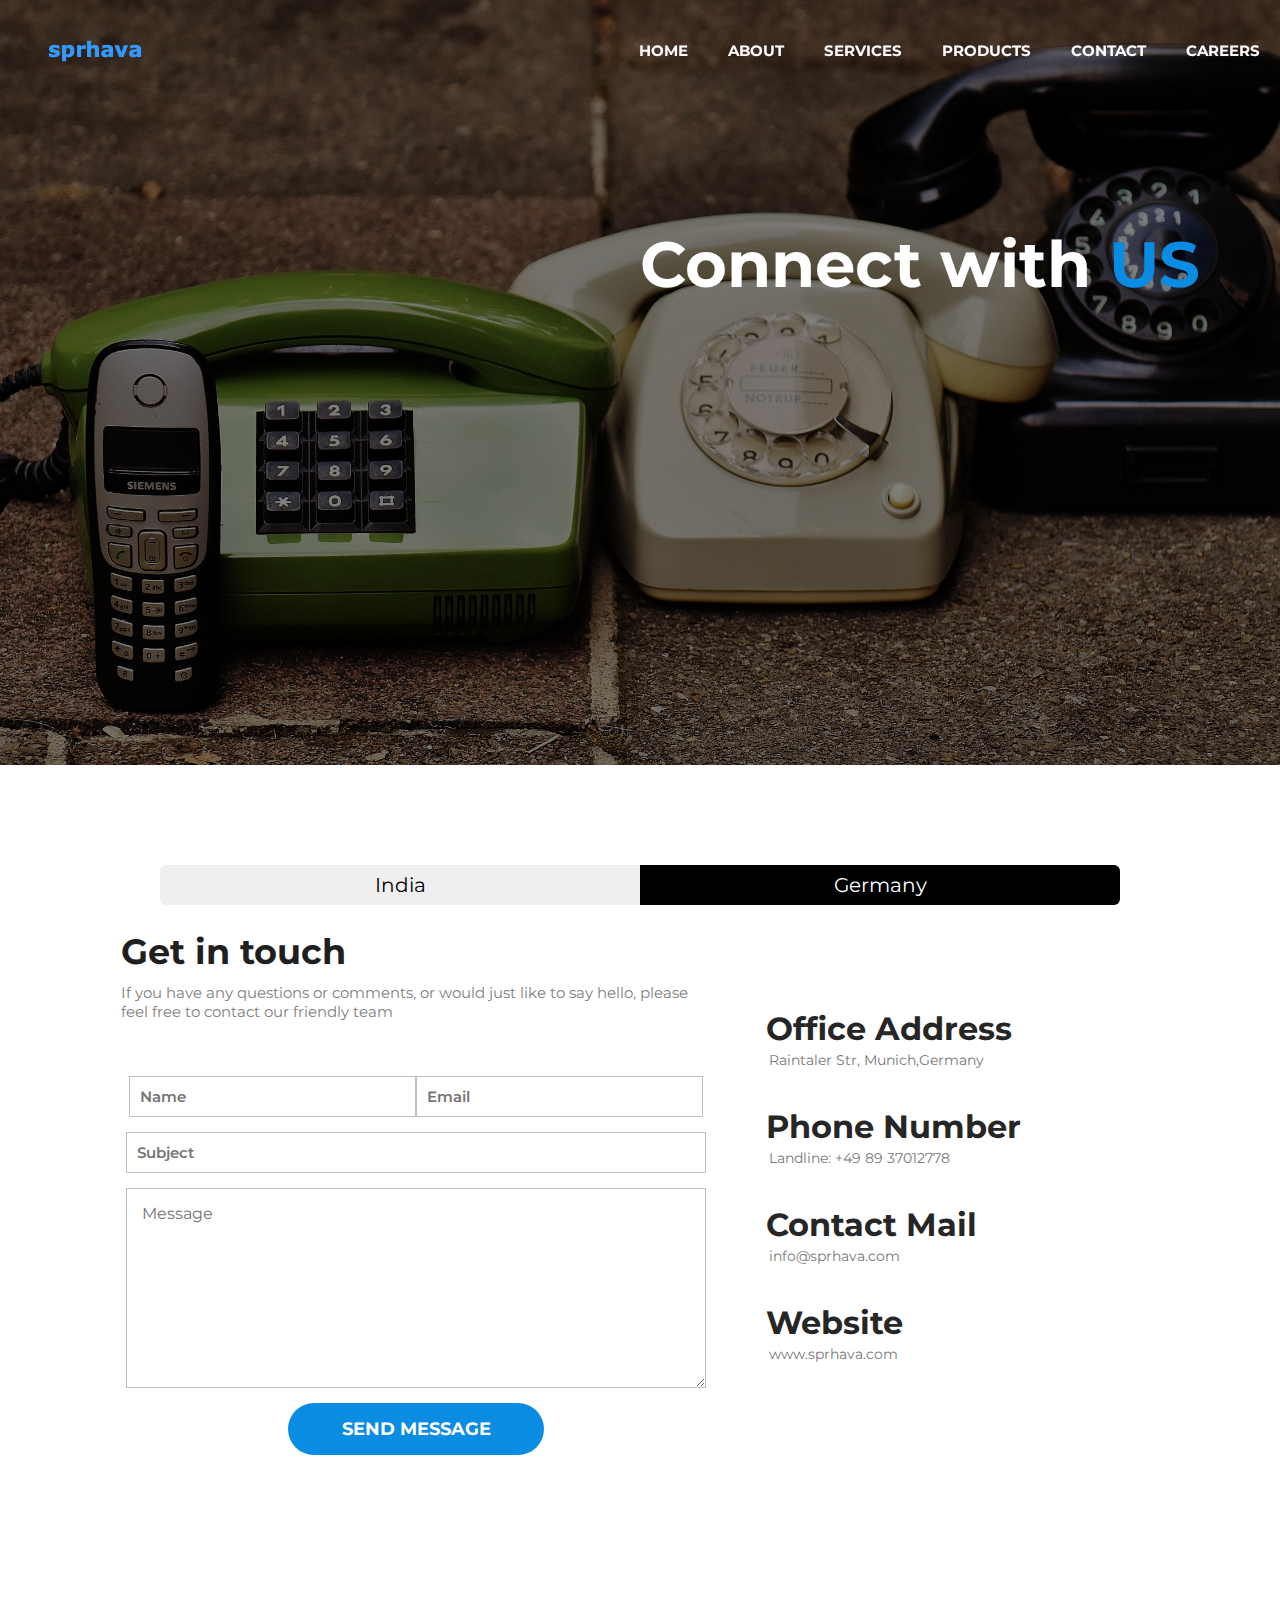
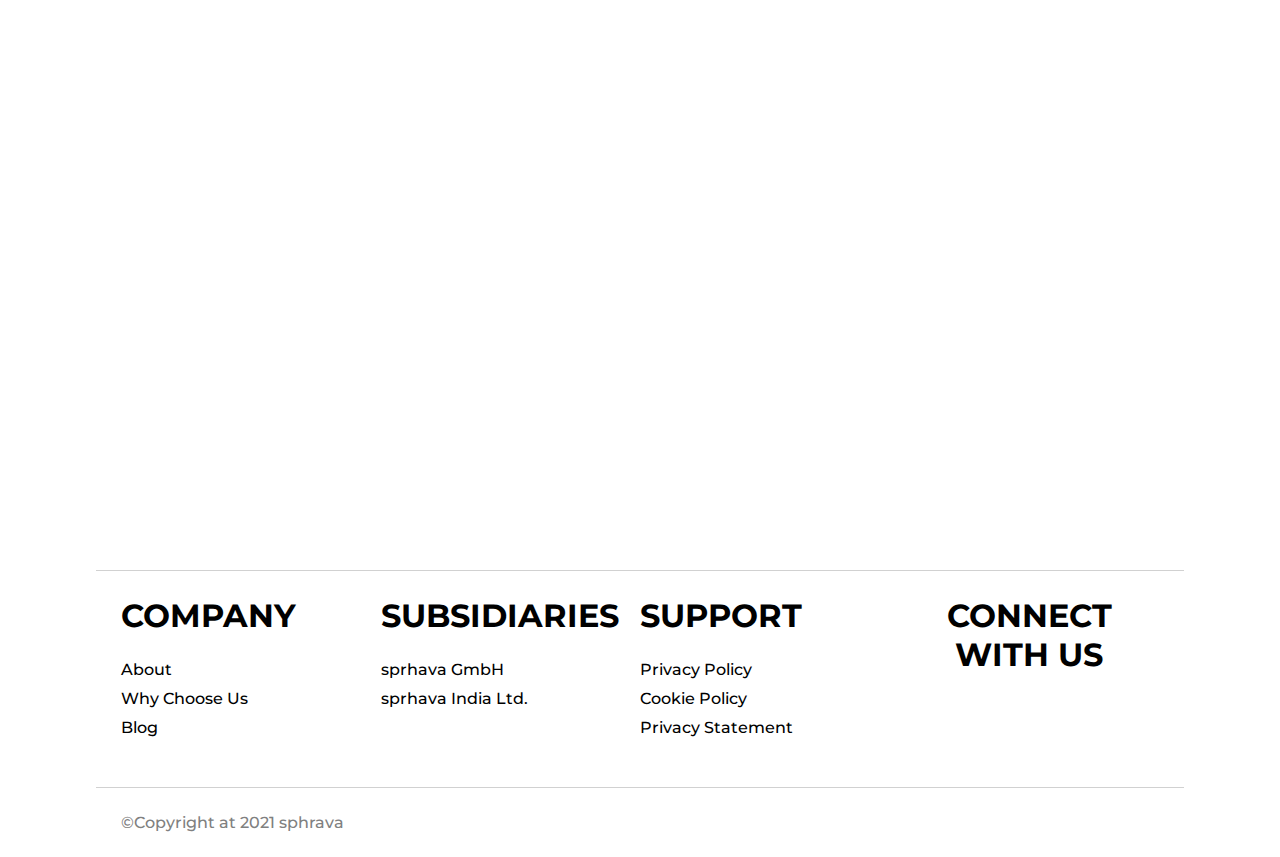
<file: documents/contactUs.html>
<!DOCTYPE html>
<html>
<head>
	<meta charset="utf-8">
	<meta name="viewport" content="width=device-width, initial-scale=1">
	<link rel="stylesheet" type="text/css" href="../styles/contactUs.css">
	<link rel="stylesheet" type="text/css" href="../styles/main.css">
	<link rel="preconnect" href="https://fonts.googleapis.com">
	<link rel="preconnect" href="https://fonts.gstatic.com" crossorigin>
	<link href="https://fonts.googleapis.com/css2?family=Josefin+Sans:wght@100;200;300;400;500;600;700&family=Josefin+Slab:wght@100;200;300;400;500;600;700&family=Montserrat:wght@100;200;300;400;500;600;700;800;900&family=Noto+Sans:wght@400;700&display=swap" rel="stylesheet">
	<link rel="stylesheet" href="https://pro.fontawesome.com/releases/v5.10.0/css/all.css" integrity="sha384-AYmEC3Yw5cVb3ZcuHtOA93w35dYTsvhLPVnYs9eStHfGJvOvKxVfELGroGkvsg+p" crossorigin="anonymous"/>
	<title> Sprhava - Contact US</title>
</head>
<body>

	<section id="mobile-menu-container" data-state='close'>
		<div id="close-button">
			<i class="fas fa-times" onclick="toggleMenuBar()"></i>
		</div>
		<div id="mobile-nav-link-container">
			<li class="mobile-nav-link">
				<a href="../index.html">Home</a>
			</li>
			<li class="mobile-nav-link">
				<a href="#">About</a>
			</li>
			<li class="mobile-nav-link">
				<a href="#">Services</a>
			</li>
			<li class="mobile-nav-link">
				<a href="#">Products</a>
			</li>
			<li class="mobile-nav-link">
				<a href="#">Careers</a>
			</li>
			<li class="mobile-nav-link">
				<a href="./contactUs.html">Contact</a>
			</li>
		</div>
	</section>


	<section id='navbar'>
		<div id="logo">
			<a href="../index.html">
				<img src="../images/logo.png">
			</a>
		</div>		
		<div id="nav-link-container">
			<li class="nav-link">
				<a href="../index.html" class="nav-link-href">Home</a>
			</li>
			<li class="nav-link">
				<a href="#" class="nav-link-href">About</a>
			</li>
			<li class="nav-link">
				<a href="#" class="nav-link-href">Services</a>
			</li>
			<li class="nav-link">
				<a href="#" class="nav-link-href">Products</a>
			</li>
			<li class="nav-link">
				<a href="#" class="nav-link-href">Contact</a>
			</li>
			<li class="nav-link">
				<a href="#" class="nav-link-href">Careers</a>
			</li>
		</div>
		<div id="hamburger-menu">
			<i class="fas fa-bars" id='hamburger-menu-icon' onclick="toggleMenuBar()"></i>
		</div>
	</section>

	<section id="contactus-banner">
		<img src="../images/contactUsBannerImg.jpg">
		<h1>Connect with <span>US</span></h1>
	</section>

	<section id="address-toggle-container">
		<div id="ATC-button-container">
			<button type="text" name="India-toggle-button" id='ITB' onclick="toogleAddress('India', this)">India</button>
			<button type="text" name="Germany-toggle-button" id='GTB' onclick="toogleAddress('Germany', this)">Germany</button>
		</div>
	</section>

	<section id="getInTouch-Germany-container">
		<div id="GGC-left-section">
			<div id="GGC-left-section-header">
				<h1>Get in touch</h1>
				<p>If you have any questions or comments, or would just like to say hello, please feel free to contact our friendly team</p>
			</div>
			<form id="GGC-left-section-inputSection">
				<input required type="text" name="name" placeholder="Name">
				<input required type="text" name="email" placeholder="Email">
				<input required type="text" name="subject" placeholder="Subject">
				<textarea required name="message" placeholder="Message"></textarea>
				<button type="submit"> Send Message </button>
			</form>
		</div>
		<div id="GGC-right-section">
			<div class="address">
				<h1>Office Address</h1>
				<p>Raintaler Str, Munich,Germany </p>
			</div>
			<div class="address">
				<h1>Phone Number</h1>
				<p>Landline: +49 89 37012778 </p>
			</div>
			<div class="address">
				<h1>Contact Mail</h1>
				<p> info@sprhava.com </p>
			</div>
			<div class="address">
				<h1>Website</h1>
				<p>www.sprhava.com</p>
			</div>
		</div>

	</section>

	<section id="googlemap">
		<iframe src="https://www.google.com/maps/embed?pb=!1m14!1m8!1m3!1d42621.24104179245!2d11.580336!3d48.113562!3m2!1i1024!2i768!4f13.1!3m3!1m2!1s0x479ddf0d491b3a7f%3A0xf3f56dcfa08b5906!2sRaintaler%20Str.%2C%20M%C3%BCnchen%2C%20Germany!5e0!3m2!1sen!2sus!4v1643915718294!5m2!1sen!2sus" width="800" height="600" style="border:0;" allowfullscreen="" loading="lazy"></iframe>
	</section>


											<!-- Footer section -->
	<section id="footer">
		<div id="arrow-section">
			<i class="fas fa-chevron-up" style="cursor: pointer;" onclick="navigateToTop()"></i>
		</div>
		<div id="content">
			<div class="footer-section">
				<div class="footer-section-header">
					<h1>COMPANY</h1>
				</div>
				<div class="footer-section-navlinks">
					<p><a href="#">About</a></p>
					<p><a href="#">Why Choose Us</a></p>
					<p><a href="#">Blog</a></p>
				</div>
			</div>
			<div class="footer-section">
				<div class="footer-section-header">
					<h1>SUBSIDIARIES</h1>
				</div>
				<div class="footer-section-navlinks">
					<p><a href="#">sprhava GmbH</a></p>
					<p><a href="#">sprhava India Ltd.</a></p>
				</div>
			</div>
			<div class="footer-section">
				<div class="footer-section-header">
					<h1>SUPPORT</h1>
				</div>
				<div class="footer-section-navlinks">
					<p><a href="#">Privacy Policy</a></p>
					<p><a href="#">Cookie Policy</a></p>
					<p><a href="#">Privacy Statement</a></p>
				</div>
			</div>
			<div class="footer-section">
				<div class="footer-section-header">
					<h1>CONNECT WITH US</h1>
				</div>
				<div class="footer-section-navlinks">
					<li><a href="#"><i class="fab fa-facebook"></i></a></li>
					<li><a href="#"><i class="fab fa-linkedin"></i></a></li>
					<li><a href="#"><i class="fab fa-twitter-square"></i></a></li>
					<li><a href="#"><i class="fab fa-youtube"></i></a></li>
				</div>
			</div>

		
		</div>
		<div id="copyright">
			<p>©Copyright at 2021 sphrava</p>
		</div>
	</section>



	<script type="text/javascript" src="../scripts/subscription.js"></script>
	<script type="text/javascript">
		function navigateToTop(){
			window.scrollTo({
				top: 0,
				left: 0,
				behavior: 'smooth'
			})
		}
	</script>

</body>
</html>
</file>
<file: styles/contactUs.css>
*{
	padding: 0px;
	margin: 0px;
	box-sizing: border-box;
}

#contactus-banner{
	width: 100%;
	height: 85vh;
	background-color: black;
}

#contactus-banner img{
	width: 100%;
	height: 100%;
	opacity: 50%;
	object-fit: cover;
}

#contactus-banner h1{
	top: 25%;
	left: 50%;
	color: white;
	text-align: center;
	position: absolute;
	transform: translateY(-25%, -50%);
	font-size: clamp(2.625rem, 1.2857rem + 3.5714vw, 4rem);
}

#contactus-banner h1 span{
	color: #098ce2;
}


#getInTouch-Germany-container{
	width: 100%;
	display: flex;
	flex-wrap: wrap;
	margin-bottom: 100px;
	justify-content: center;
}

#GGC-left-section{
	width: 50%;
	height: 100%;
}

#GGC-left-section-header{
	width: 100%;
	height: 25%;
	padding: 15px;
}

#GGC-left-section-header h1{
	margin: 10px;
	color: #1f1f1f;
	font-size: clamp(1.625rem, 1rem + 1.5vw, 4rem);
}

#GGC-left-section-header p{
	color: grey;
	margin: 10px;
	font-size: 15px;
}

#GGC-left-section-inputSection{
	width: 100%;
	height: 75%;
	padding: 15px;
	display: flex;
	flex-wrap: wrap;
	max-height: 650px;
	justify-content: center;
}

input{
	color: grey;
	outline: none;
	padding: 10px;
	transition: .2s;
	font-size: 15px;
	font-weight: 600;
	height: fit-content;
	border: 1px solid #bfbfbf;
}

input:hover{
	box-shadow: rgba(149, 157, 165, 0.2) 0px 8px 24px;
}

input[name="name"], input[name="email"]{
	width: min(47%, 100%);
	margin: 15px 0px;
}

input[name="subject"]{
	width: 95%;
}

textarea[name="message"]{
	width: 95%;
	margin: 15px 0px;
	height: 30vh;
	outline: none;
	padding: 15px;
	color: #636363;
	font-size: 1rem;
	font-weight: 400;
	max-height: 200px;
	border: 1px solid #bfbfbf;
}

button[type="submit"]{
	width: clamp( 200px , 20vw, 270px);
	border: none;
	color: white;
	cursor: pointer;
	font-size: 18px;
	font-weight: 700;
	padding: 15px 0px;
	border-radius: 50px;
	text-transform: uppercase;
	background-color: #098ce2;
}

#GGC-right-section{
	width: 35%;
	padding: 20px;
	display: flex;
	flex-wrap: wrap;
	row-gap: 15px;
	align-content: center;
	
}

.address{
	width: 100%;
	color: #787878;
	padding: 10px;
	height: fit-content;
}
.address h1{
	color: #262626;
}

.address p{
	margin: 3px;
	font-size: 14px;
}

















/*Toggle button section styling starts*/


#address-toggle-container{
	width: 100%;
	display: flex;
	margin-top: 100px;
	height: fit-content;
	justify-content: center;
}

#ATC-button-container{
	width: 75%;
	height: 40px;
	display: flex;
	overflow: hidden;
	border-radius: 6px;
}

#ATC-button-container button{
	width: 50%;
	height: 100%;
	border: none;
	cursor: pointer;
	font-size: 20px;
}

button[name ="Germany-toggle-button"]{
	color: white;
	background-color: black;
}

/*Toggle button section styling ends*/




















/*Google map section styling starts*/

#googlemap{
	width: 100%;
	height: 60vh;
	display: flex;
	margin: 50px 0px;
	max-height: 500px;
	position: relative;
	justify-content: center;
}

iframe{
	left: 50%;
	width: 95%;
	height: 100%;
	position: absolute;
	transform: translateX(-50%);

}



















/*Media query starts */

@media screen and (max-width: 1000px){
	input{
		width: 95% !important;
	}
}

@media screen and (max-width: 750px){
	#googlemap{
		height: 40vh;
	}
	#GGC-left-section{
		width: 100%;
	}

	#GGC-right-section{
		width: 100%;
	}

	.address{
		width: 50%;
	}

	#contactus-banner{
		height: 65vh;
	}

	#contactus-banner h1{
		top: 25%;
		left: 50%;
		position: absolute;
		transform: translate(-25%, 0%);
		font-size: clamp(2.625rem, 1.2857rem + 3.5714vw, 4rem);
	}
}
</file>
<file: styles/main.css>
/*font-family: 'Josefin Sans', sans-serif;
font-family: 'Montserrat', sans-serif;
font-family: 'Josefin Slab', serif;*/

*{
	padding: 0px;
	margin: 0px;
	box-sizing: border-box;
	font-family: 'Montserrat', sans-serif;
}

a{
	color: black;
	font-weight: 500;
	text-decoration: none;
	font-family: 'Montserrat', sans-serif;
}


#wrapper{
	width: 100%;
	display: flex;
	justify-content: center;
}

#content-wrapper{
	width: 100%;
	display: flex;
	flex-wrap: wrap;
	max-width: 1500px;
	justify-content: center;
}


/*Navbar styling starts*/

#navbar{
	width: 100%;
	z-index: 15;
	height: 15vh;
	display: flex;
	position: fixed;
	transition: .6s;
	max-height: 100px;
	background-color: transparent;
	justify-content: space-between;
}

#logo{
	width: 15%;
	height: 100%;
	display: flex;
	min-width: 170px;
	align-items: center;
	justify-content: center;
}

#logo img{
	/*width: 70%;*/
}

#nav-link-container{
	width: fit-content;
	height: 100%;
	display: flex;
	flex-wrap: wrap;
	align-items: center;
	justify-content: space-evenly;
}

.nav-link{
	color: white;
	display: flex;
	cursor: pointer;
	transition: .3s;
	list-style: none;
	padding: 10px 20px;
	width: fit-content;
	border-radius: 4px;
	height: fit-content;
	align-items: center;
	justify-content: center;
	font-family: 'Montserrat', sans-serif;
}


.nav-link a{
	color: white;
	transition: .3s;
	font-size: 15px;
	font-weight: bolder;
	text-decoration: none;
	text-transform: uppercase;
}

#hamburger-menu{
	width: 10%;
	height: 100%;
	padding: 15px;
	display: none;
	font-size: 25px;
	transition: .2s;
	min-width: 125px;
	align-items: center;
	justify-content: center;
}

#hamburger-menu-icon{
	color: white;
	cursor: pointer;
}


#mobile-menu-container{
	width: 50%;
	z-index: 30;
	height: 100vh;
	position: fixed;
	transition: .5s;
	background-color: #222222;
	transform: translateX(-100%);
}

#close-button{
	width: 100%;
	color: white;
	height: 100px;
	display: flex;
	font-size: 35px;
	align-items: center;
	justify-content: flex-end;
}

#close-button i{
	padding: 25px;
	cursor: pointer;
}

#mobile-nav-link-container{
	width: 100%;
	height: 50%;
	padding: 15px;
}

.mobile-nav-link{
	width: 100%;
	color: white;
	padding: 20px;
	cursor: pointer;
	list-style: none;
	text-align: center;
	height: fit-content;
	border-bottom: 1px solid grey;
}

.mobile-nav-link a{
	color: white;
	text-decoration: none;
}

/*Navbar styling ends*/























/*Slideshow container styling starts*/

#slideshow-container{
	width: 100%;
	height: 85vh;
	z-index: 10;
	overflow: hidden;
	position: relative;
	margin-bottom: 25px;
	background-color: black;
}


#slider{
	width: 300%;
	height: 100%;
	position: absolute;
	transition: .8s;
}

.slider-image{
	float: left;
	height: 100%;
	width: 33.33%;
	position: relative;
	border: 1px solid black;
}

.slider-image img{
	width: 100%;
	height: 100%;
	object-fit: cover;
	opacity: 30%;
}

.slider-text{
	top: 50%;
	left: 50%;
	width: 50%;
	color: white;
	padding: 15px;
	text-align: center;
	position: absolute;
	height: fit-content;
	transform: translate(-50%, -50%);
}

.slider-text h1{
	font-size: 40px;
}

.slider-text p{
	font-size: 20px;
	margin: 10px 0px;
}


/*Slideshow container styling ends*/

























/*Features container styling starts*/

#features{
	width: 100%;
	display: flex;
	flex-wrap: wrap;
	margin: 50px 0px;
	column-gap: 15px;
	height: fit-content;
	align-items: center;
	max-height: fit-content;
	justify-content: center;
}

.f-section{
	width: 30vw;
	padding: 10px;
	min-width: 380px;
	min-height: 282px;
	height: fit-content;
}

.f-image{
	width: 100%;
	height: 12%;
	color: #098ce2;
	font-size: 30px;
}

.f-image img{
	height: 40px;
}


.f-heading{
	width: 100%;
	min-height: 25%;
	font-size: 16px;
	padding: 10px 0px;
	max-height: fit-content;
}

.f-content{
	width: 100%;
	min-height: 63%;
	font-size: 15px;
	font-weight: 600;
	padding: 10px 0px;
	max-height: fit-content;
}


/*Features container styling ends*/















/*AI-products container styling starts*/

#AI-product{
	width: 100%;
	height: 70vh;
	display: flex;
	margin: 50px 0px;
	justify-content: center;
}

#AI-product-container{
	width: 85%;
	height: 100%;
	display: flex;
}

#AI-product-image{
	width: 50%;
	height: 100%;
}

#AI-product-image img{
	width: 100%;
	height: 100%;
	object-fit: cover;
}

#AI-product-content{
	width: 50%;
	height: 100%;
	padding: 10px;
}

#AI-product-content-heading{
	width: 100%;
	height: 15%;
	color: #2b2b2b;
	padding: 10px;
	font-size: 3vw;
	font-weight: 400;
}

#AI-product-content-text{
	width: 100%;
	height: 75%;
	padding: 20px;
	font-size: 17px;
}

#AI-product-content-text p{
	color: #454545;
	font-family: 'Noto Sans', sans-serif;
}


#AI-product-content-button{
	width: 100%;
	height: 10%;
	display: flex;
	align-items: center;
	justify-content: center;
}

#AI-product-content-button button{
	border: none;
	cursor: pointer;
	font-size: 1.2vw;
	padding: 15px 15px;
}

/*AI-products container styling ends*/

















/*Case Study container styling starts*/

#case-studies{
	width: 100%;
	margin: 50px 0px;
	position: relative;
	height: fit-content;
}

#case-studies-bgimage{
	width: 100%;
	height: 53vh;
	z-index: -1;
	position: absolute;
	background-color: black;
}

#case-studies-bgimage img{
	width: 100%;
	height: 100%;
	opacity: 30%;
	object-fit: cover;
}

#case-studies-header{
	width: 100%;
	color: white;
	height: 35vh;
	display: flex;
	flex-wrap: wrap;
	text-align: center;
	flex-direction: column;
	justify-content: center;
}

#case-studies-header h1{
	font-size: 3vw;
	width: 100%;
}

#case-studies-header p{
	width: 100%;
	font-size: 1.5vw;
}

#case-studies-cards{
	width: 100%;
	display: flex;
	padding: 25px;
	gap: 50px 20px;
	flex-wrap: wrap;
	height: fit-content;
	justify-content: center;
}


.case-studies-card{
	width: 28vw;
	height: 45vh;
	min-width: 380px;
	overflow: hidden;
	min-height: 282px;
	border-radius: 10px;
	background-color: white;
	box-shadow: rgba(99, 99, 99, 0.2) 0px 2px 8px 0px;
}

.case-studies-card-image{
	width: 100%;
	height: 80%;
}

.case-studies-card-image img{
	width: 100%;
	height: 100%;
	object-fit: cover;
}

.case-studies-card-text{
	width: 100%;
	height: 20%;
	display: flex;
	font-size: 1.5vw;
	text-align: center;
	align-items: center;
	justify-content: center;
}

/*Case Study container styling ends*/
























/*Footer styling starts*/
#footer{
	width: 100%;
	display: flex;
	flex-wrap: wrap;
	height: fit-content;
	margin: 50px 0px 0px 0px;
	justify-content: center;
}

#arrow-section{
	width: 85%;
	height: 20%;
	color: grey;
	display: flex;
	padding: 25px;
	font-size: 25px;
	font-weight: 900;
	align-items: center;
	justify-content: center;
}

#content{
	width: 85%;
	height: 60%;
	display: flex;
	padding: 25px;
	flex-wrap: wrap;
	border-top: 1px solid #d1d1d1;
	border-bottom: 1px solid #d1d1d1;
}

#copyright{
	width: 85%;
	height: 20%;
	color: grey;
	padding: 25px;
	display: flex;
	font-weight: 500;
	align-items: center;
}

.footer-section{
	width: 25%;
	height: 100%;
	min-width: 230px;
}

.footer-section a{
	color: black;
	cursor: pointer;
	text-decoration: none;
}

.footer-section a:hover{
	color: #098ce2;
}

.footer-section-header{
	width: 100%;
	height: 25%;
	display: flex;
	text-align: center;
	align-items: center;	
}

.footer-section-header h4{
	color: grey;
	font-weight: 800;
	font-family: 'Montserrat', sans-serif;
}

.footer-section-navlinks{
	width: 100%;
	height: 75%;
	padding: 15px 0px;
}

.footer-section-navlinks p{
	width: 100%;
	margin: 10px 0px;
	list-style: none;
	height: fit-content;
}

.footer-section:nth-child(4) .footer-section-navlinks{
	display: flex;
}

.footer-section-navlinks li{
	margin: 10px;
	list-style: none;
	font-size: 35px;
}

/*Footer styling ends*/




































/* Media Query starts */
@media screen and (max-width: 1150px){


	#content{
		height: fit-content;
	}

	#footer{
		height: fit-content;
	}

	.footer-section{
		width: 100%;
	}

	.footer-section-header{
		padding: 10px 0px;
		justify-content: unset;
	}
	
	.footer-section-navlinks p{
		margin: 5px;
	}
}

@media screen and (max-width: 840px){
	#hamburger-menu{
		display: flex;
	}

	#nav-link-container{
		display: none;
	}

	#AI-product{
		height: 60vh;
	}

	.case-studies-card{
		min-width: 300px !important;
		height: 32vh !important;
		min-height: 32vh !important;
	}

}

@media screen and (max-width: 700px){
	.slider-text{
		width: 100%;
	}
	.slider-text h1{
		font-size: 30px;
	}

	.slider-text p{
		font-size: 15px;
	}

	#AI-product{
		height: 50vh !important;
	}

	#case-studies-header{
		height: 20vh !important;
	}

	#case-studies-bgimage{
		height: 35vh !important;
	}
}

@media screen and (max-width: 600px){
	#mobile-menu-container{
		width: 75%;
	}

	#navbar{
		height: 10vh;
	}

	.f-section{
		width: 85%;
	}

	#AI-product-content-heading{
		font-size: 20px;
	}

	#AI-product-image{
		display: none;
	}
	
	#AI-product{
		height: fit-content;
	}

	#AI-product-content{
		width: 100%;
	}

	#AI-product-content-button button{
		font-size: 13px;
	}

	#AI-product-content-text{
		height: fit-content;
		font-size: 12px;
	}

	.case-studies-card{
		min-width: 190px !important;
		height: 20vh !important;
		min-height: 20vh !important;
	}

	.case-studies-card-text{
		font-size: 2.5vw !important;
	}


	#case-studies-header h1{
		font-size: 5vw !important;
	}

	#case-studies-header p{
		font-size: 2.7vw !important;
	}
}



@media screen and (max-width: 500px){
	#case-studies-header{
		height: 15vh !important;
	}

	#case-studies-bgimage{
		height: 25vh !important;
	}
}



@media screen and (min-width: 2000px){
	.f-number{
		font-size: 1.8vw;
	}

	.f-heading{
		font-size: 1.2vw;
	}

	.f-content{
		font-size: 1.1vw;
	}

	#AI-product-content-heading{
		font-size: 3vw;
		padding: 100px;
	}

	#AI-product-content-text{
		font-size: 1.6vw;
		padding: 100px;
	}

	#AI-product-content-button button{
		font-size: 1.2vw;
	}

}

/* Media Query ends */
</file>
